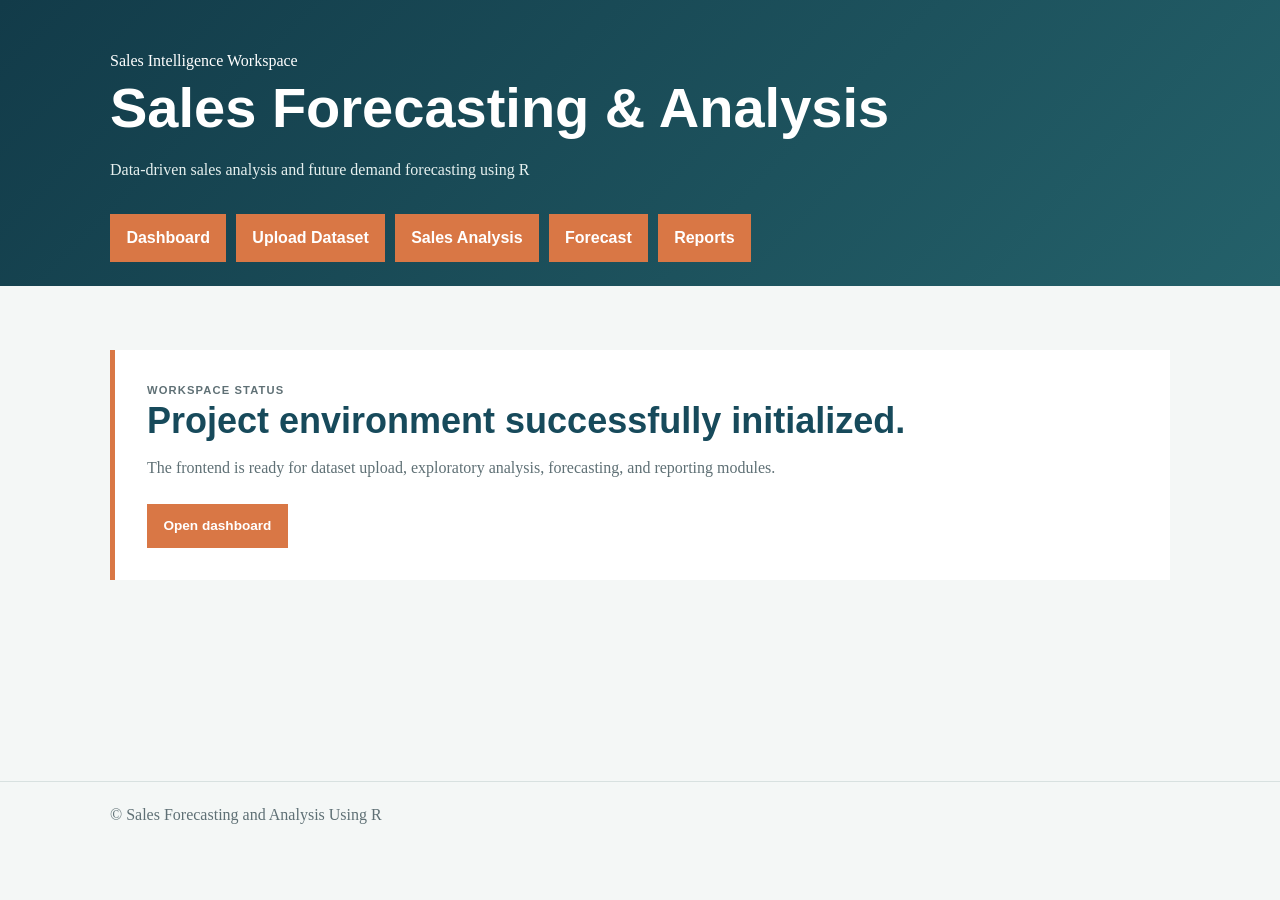
<file: frontend/index.html>
<!DOCTYPE html>
<html lang="en">
<head>
  <meta charset="UTF-8">
  <meta name="viewport" content="width=device-width, initial-scale=1.0">
  <meta name="description" content="Sales forecasting and analysis workspace using R.">
  <title>Sales Forecasting &amp; Analysis | Welcome</title>
  <link rel="stylesheet" href="css/style.css">
</head>
<body>
  <header class="site-header welcome-header">
    <div class="container">
      <p class="eyebrow">Sales Intelligence Workspace</p>
      <h1>Sales Forecasting &amp; Analysis</h1>
      <p class="project-description">Data-driven sales analysis and future demand forecasting using R</p>
      <nav aria-label="Primary navigation">
        <ul class="navigation-list">
          <li><a href="pages/dashboard.html">Dashboard</a></li>
          <li><a href="pages/upload.html">Upload Dataset</a></li>
          <li><a href="pages/analysis.html">Sales Analysis</a></li>
          <li><a href="pages/forecast.html">Forecast</a></li>
          <li><a href="pages/reports.html">Reports</a></li>
        </ul>
      </nav>
    </div>
  </header>

  <main class="main-content container welcome-content">
    <section class="welcome-panel" aria-labelledby="status-heading">
      <p class="section-kicker">Workspace status</p>
      <h2 id="status-heading">Project environment successfully initialized.</h2>
      <p>The frontend is ready for dataset upload, exploratory analysis, forecasting, and reporting modules.</p>
      <a class="button" href="pages/dashboard.html">Open dashboard</a>
    </section>
  </main>

  <footer class="site-footer">
    <div class="container">
      <p>&copy; Sales Forecasting and Analysis Using R</p>
    </div>
  </footer>

  <script src="js/app.js"></script>
</body>
</html>
</file>
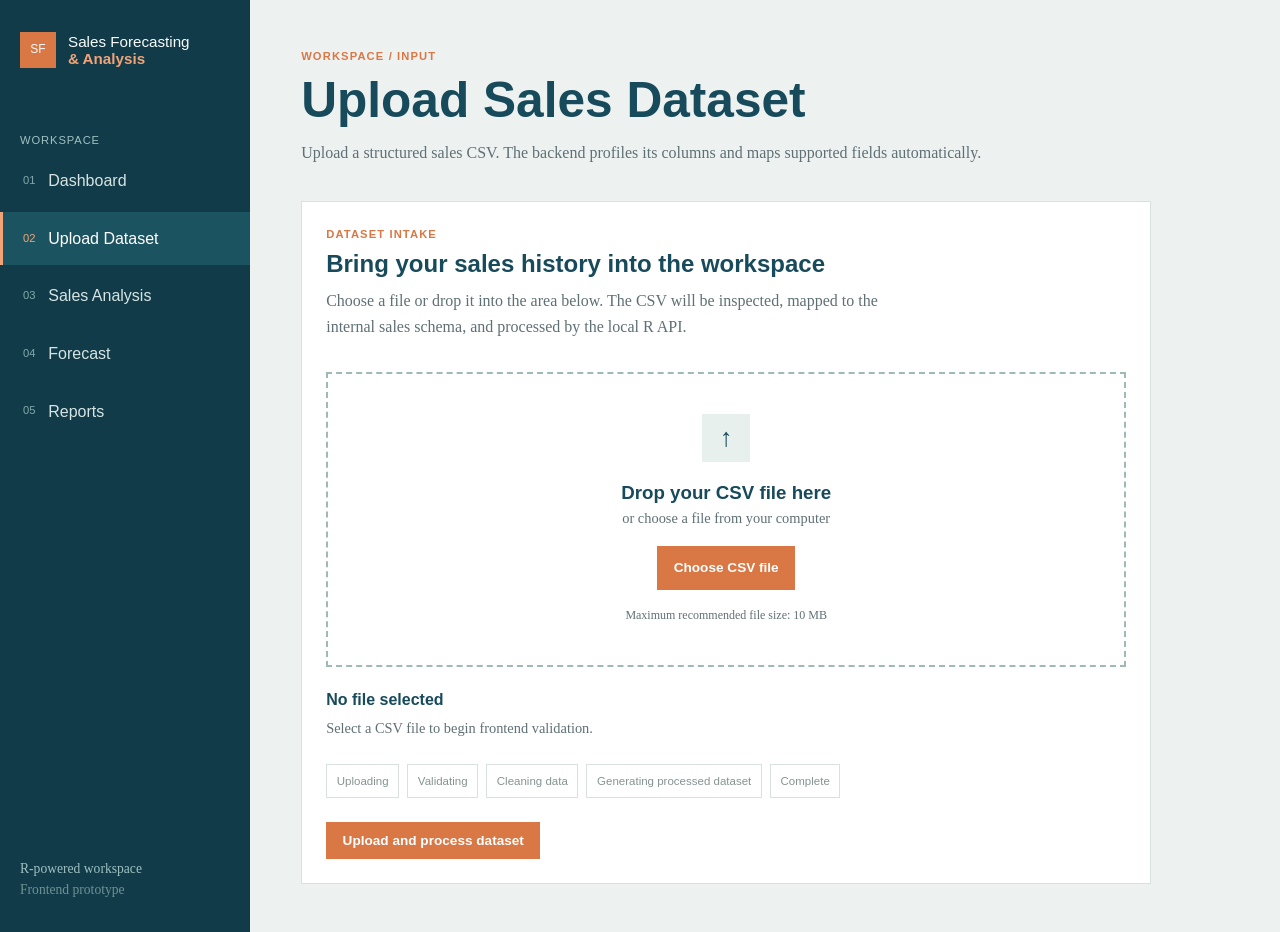
<file: frontend/pages/upload.html>
<!DOCTYPE html>
<html lang="en">
<head>
  <meta charset="UTF-8">
  <meta name="viewport" content="width=device-width, initial-scale=1.0">
  <title>Upload Dataset | Sales Forecasting &amp; Analysis</title>
  <link rel="stylesheet" href="../css/style.css">
  <link rel="stylesheet" href="../css/dashboard.css">
  <link rel="stylesheet" href="../css/responsive.css">
</head>
<body class="app-body">
  <div class="app-shell">
    <aside class="sidebar">
      <a class="brand" href="../index.html"><span class="brand-mark">SF</span><span>Sales Forecasting<br><strong>&amp; Analysis</strong></span></a>
      <nav class="sidebar-nav" aria-label="Application navigation">
        <p class="nav-label">Workspace</p>
        <a class="nav-link" href="dashboard.html"><span>01</span>Dashboard</a>
        <a class="nav-link active" aria-current="page" href="upload.html"><span>02</span>Upload Dataset</a>
        <a class="nav-link" href="analysis.html"><span>03</span>Sales Analysis</a>
        <a class="nav-link" href="forecast.html"><span>04</span>Forecast</a>
        <a class="nav-link" href="reports.html"><span>05</span>Reports</a>
      </nav>
      <p class="sidebar-note">R-powered workspace<br><span>Frontend prototype</span></p>
    </aside>
    <main class="page-content">
      <header class="page-header">
        <div>
          <p class="section-kicker">Workspace / Input</p>
          <h1>Upload Sales Dataset</h1>
          <p>Upload a structured sales CSV. The backend profiles its columns and maps supported fields automatically.</p>
        </div>
      </header>
      <section class="upload-panel" aria-labelledby="upload-title">
        <div class="upload-intro">
          <p class="section-kicker">Dataset intake</p>
          <h2 id="upload-title">Bring your sales history into the workspace</h2>
          <p>Choose a file or drop it into the area below. The CSV will be inspected, mapped to the internal sales schema, and processed by the local R API.</p>
        </div>
        <div class="drop-zone" id="drop-zone" tabindex="0" role="button" aria-label="Choose a CSV file by clicking or dragging it here">
          <span class="upload-icon" aria-hidden="true">↑</span>
          <h3>Drop your CSV file here</h3>
          <p>or choose a file from your computer</p>
          <label class="button" for="dataset-file">Choose CSV file</label>
          <input id="dataset-file" type="file" accept=".csv,text/csv">
          <p class="file-limit">Maximum recommended file size: 10 MB</p>
        </div>
        <div class="upload-feedback" aria-live="polite">
          <strong id="selected-file">No file selected</strong>
          <span id="upload-status">Select a CSV file to begin frontend validation.</span>
        </div>
        <ol class="processing-steps" id="processing-steps" aria-label="Dataset processing progress">
          <li data-step="uploading">Uploading</li><li data-step="validating">Validating</li>
          <li data-step="cleaning">Cleaning data</li><li data-step="generating">Generating processed dataset</li>
          <li data-step="complete">Complete</li>
        </ol>
        <button class="button button-primary" id="upload-button" type="button">Upload and process dataset</button>
        <section class="upload-result" id="upload-result" aria-labelledby="result-title" hidden>
          <div class="result-heading">
            <div><p class="section-kicker">Processing response</p><h2 id="result-title">Dataset Processing Summary</h2></div>
            <strong class="success-label">✓ Dataset successfully processed</strong>
          </div>
          <div class="result-grid upload-result-grid">
            <article><span>Original Records</span><strong id="result-original-rows">--</strong></article>
            <article><span>Clean Records</span><strong id="result-final-rows">--</strong></article>
            <article><span>Exact Duplicate Rows</span><strong id="result-duplicates">--</strong></article>
            <article><span>Empty Rows Removed</span><strong id="result-empty-rows">--</strong></article>
            <article><span>Missing Values</span><strong id="result-missing">-- → --</strong></article>
            <article><span>Invalid Values</span><strong id="result-invalid">--</strong></article>
            <article><span>Sales Values Calculated</span><strong id="result-calculated">--</strong></article>
            <article><span>Processed Dataset</span><strong id="result-file">--</strong></article>
          </div>
          <section class="dataset-profile" aria-labelledby="profile-title">
            <h3 id="profile-title">Dataset understanding</h3>
            <dl class="dataset-profile-summary">
              <div><dt>Dataset type</dt><dd id="profile-type">--</dd></div>
              <div><dt>Profiled rows and columns</dt><dd id="profile-shape">--</dd></div>
              <div><dt>Date range</dt><dd id="profile-date-range">--</dd></div>
              <div><dt>Forecasting</dt><dd id="profile-forecasting">--</dd></div>
              <div><dt>Sales analysis</dt><dd id="profile-sales-analysis">--</dd></div>
              <div><dt>Duplicate transaction IDs</dt><dd id="profile-duplicate-ids">--</dd></div>
            </dl>
            <h4>Detected fields and confidence</h4>
            <ul class="detected-fields" id="detected-fields"></ul>
            <div class="dataset-profile-lists">
              <div><h4>Available dimensions</h4><ul id="profile-dimensions"></ul></div>
              <div><h4>Missing optional fields</h4><ul id="profile-missing-fields"></ul></div>
              <div><h4>Derived fields</h4><ul id="profile-derived-fields"></ul></div>
            </div>
            <h4>Column profile</h4>
            <ul class="profile-column-details" id="profile-column-details"></ul>
            <p class="processing-warning" id="processing-warning" aria-live="polite"></p>
          </section>
        </section>
      </section>
    </main>
  </div>
  <script src="../js/app.js"></script>
  <script src="../js/upload.js"></script>
</body>
</html>
</file>
<file: frontend/css/style.css>
/* Basic page reset */
* {
  box-sizing: border-box;
  margin: 0;
  padding: 0;
}

:root {
  --color-primary: #174a5b;
  --color-accent: #d97745;
  --color-background: #f4f7f6;
  --color-surface: #ffffff;
  --color-text: #203238;
  --color-muted: #5f7075;
  --color-border: #d8e1e0;
  --font-body: Georgia, "Times New Roman", serif;
  --font-heading: "Trebuchet MS", Arial, sans-serif;
}

body {
  background: var(--color-background);
  color: var(--color-text);
  font-family: var(--font-body);
  line-height: 1.6;
}

.container {
  margin: 0 auto;
  max-width: 1100px;
  padding: 0 1.25rem;
}

.site-header {
  background: var(--color-primary);
  color: var(--color-surface);
  padding: 3rem 0 1.5rem;
}

h1,
h2 {
  font-family: var(--font-heading);
  line-height: 1.2;
}

h1 {
  font-size: clamp(2rem, 5vw, 3.5rem);
  max-width: 800px;
}

.project-description {
  color: #e6f0ef;
  margin: 1rem 0 2rem;
  max-width: 680px;
}

.navigation-list {
  display: flex;
  flex-wrap: wrap;
  gap: 0.6rem;
  list-style: none;
}

.navigation-list a,
.button {
  background: var(--color-accent);
  border: 2px solid var(--color-accent);
  color: var(--color-surface);
  display: inline-block;
  font-family: var(--font-heading);
  font-weight: bold;
  padding: 0.55rem 0.9rem;
  text-decoration: none;
  transition: background-color 0.2s ease, color 0.2s ease;
}

.navigation-list a:hover,
.navigation-list a:focus,
.button:hover,
.button:focus {
  background: var(--color-surface);
  color: var(--color-primary);
}

.main-content {
  min-height: 55vh;
  padding-bottom: 4rem;
  padding-top: 4rem;
}

.main-content section {
  background: var(--color-surface);
  border-left: 5px solid var(--color-accent);
  padding: 2rem;
}

.main-content h2 {
  color: var(--color-primary);
  font-size: clamp(1.5rem, 3vw, 2.25rem);
  margin-bottom: 0.75rem;
}

.main-content p {
  color: var(--color-muted);
}

.site-footer {
  border-top: 1px solid var(--color-border);
  color: var(--color-muted);
  padding: 1.25rem 0;
}

@media (max-width: 600px) {
  .site-header {
    padding-top: 2rem;
  }

  .navigation-list {
    display: grid;
    grid-template-columns: repeat(2, minmax(0, 1fr));
  }

  .navigation-list a {
    text-align: center;
  }

  .main-content {
    padding-top: 2.5rem;
  }
}

/* Shared application shell */
body.app-body {
  background: #edf2f1;
  font-family: var(--font-body);
}

.app-shell {
  display: flex;
  min-height: 100vh;
}

.sidebar {
  background: #123b49;
  color: #f7fbfa;
  display: flex;
  flex: 0 0 250px;
  flex-direction: column;
  padding: 2rem 1.25rem;
}

.brand {
  align-items: center;
  color: inherit;
  display: flex;
  font-family: var(--font-heading);
  font-size: 0.95rem;
  gap: 0.75rem;
  line-height: 1.15;
  text-decoration: none;
}

.brand strong { color: #f2a477; }
.brand-mark { align-items: center; background: var(--color-accent); display: flex; font-size: 0.75rem; height: 2.25rem; justify-content: center; width: 2.25rem; }
.sidebar-nav { margin-top: 4rem; }
.nav-label { color: #9fc1c1; font-family: var(--font-heading); font-size: 0.7rem; letter-spacing: 0.08em; text-transform: uppercase; }
.nav-link { align-items: center; border-left: 3px solid transparent; color: #d6e5e3; display: flex; font-family: var(--font-heading); gap: 0.8rem; margin: 0.3rem -1.25rem; padding: 0.85rem 1.25rem; text-decoration: none; }
.nav-link span { color: #82a9aa; font-size: 0.7rem; }
.nav-link:hover, .nav-link:focus, .nav-link.active { background: #1c5360; border-left-color: #f2a477; color: #fff; }
.nav-link.active span { color: #f2a477; }
.sidebar-note { color: #9fc1c1; font-size: 0.85rem; line-height: 1.5; margin-top: auto; }
.sidebar-note span { color: #6e9294; }
.page-content { flex: 1; min-width: 0; padding: 3rem clamp(1.25rem, 4vw, 4rem); }
.page-header { align-items: flex-end; display: flex; gap: 2rem; justify-content: space-between; margin-bottom: 2.25rem; }
.page-header h1 { color: var(--color-primary); font-size: clamp(2rem, 4vw, 3.1rem); margin: 0.3rem 0 0.6rem; }
.page-header p:not(.section-kicker) { color: var(--color-muted); }
.section-kicker { color: var(--color-accent); font-family: var(--font-heading); font-size: 0.7rem; font-weight: bold; letter-spacing: 0.1em; text-transform: uppercase; }
.dataset-status { align-items: center; border: 1px solid var(--color-border); color: var(--color-muted); display: flex; flex-shrink: 0; font-family: var(--font-heading); font-size: 0.78rem; gap: 0.5rem; padding: 0.65rem 0.8rem; }
.status-dot { background: #a9b8b6; border-radius: 50%; display: inline-block; height: 0.5rem; width: 0.5rem; }
.button { cursor: pointer; font-size: 0.85rem; }
.button-primary { margin-top: 1.5rem; }
.button-secondary { background: transparent; border-color: var(--color-border); color: var(--color-primary); }
.button-secondary:hover, .button-secondary:focus { background: var(--color-primary); color: #fff; }
.welcome-header { background: linear-gradient(135deg, #123b49 0%, #24616a 100%); }
.welcome-content { max-width: 1100px; }
.welcome-panel .button { margin-top: 1.5rem; }
</file>
<file: frontend/css/dashboard.css>
.kpi-grid, .stats-grid, .result-grid { display: grid; gap: 1rem; grid-template-columns: repeat(4, minmax(0, 1fr)); }
.kpi-card, .stat-card, .result-grid article, .config-panel, .results-section, .stats-section, .upload-panel, .report-row { background: var(--color-surface); border: 1px solid var(--color-border); }
.kpi-card { border-top: 3px solid var(--color-accent); padding: 1.25rem; }
.kpi-card p, .stat-card span, .result-grid span { color: var(--color-muted); font-family: var(--font-heading); font-size: 0.78rem; }
.kpi-card strong { color: var(--color-primary); display: block; font-family: var(--font-heading); font-size: 1.9rem; margin: 0.35rem 0; }
.kpi-card small { color: #839290; font-size: 0.72rem; }
.chart-grid { display: grid; gap: 1rem; grid-template-columns: repeat(2, minmax(0, 1fr)); margin-top: 1rem; }
.chart-card { background: var(--color-surface); border: 1px solid var(--color-border); min-width: 0; padding: 1.25rem; }
.chart-wide { grid-column: 1 / -1; }
.card-heading, .section-title { align-items: flex-start; display: flex; justify-content: space-between; }
.card-heading h2, .section-title h2 { color: var(--color-primary); font-family: var(--font-heading); font-size: 1.15rem; margin-top: 0.3rem; }
.demo-tag, .empty-note { color: var(--color-muted); font-family: var(--font-heading); font-size: 0.72rem; }
.chart-placeholder { align-items: center; border: 1px dashed #b8c9c6; color: var(--color-muted); display: flex; font-family: var(--font-heading); justify-content: center; margin-top: 1rem; min-height: 180px; padding: 1.5rem; text-align: center; }
.chart-wide .chart-placeholder { min-height: 235px; }
.analysis-chart-wrap { min-height: 235px; position: relative; }
.analysis-chart-wrap canvas { display: block; height: 235px !important; max-width: 100%; width: 100% !important; }
.chart-empty { align-items: center; color: var(--color-muted); display: flex; height: 100%; justify-content: center; margin: 0; min-height: 180px; text-align: center; }
.status-ready { background: #28704f; }
.insight-strip { align-items: center; background: var(--color-surface); border: 1px solid var(--color-border); display: flex; justify-content: space-between; margin-top: 1rem; padding: 1.25rem 1.5rem; }
.insight-strip h2 { color: var(--color-primary); font-family: var(--font-heading); font-size: 1.1rem; margin-top: 0.3rem; }
.analysis-error { color: var(--color-accent); font-family: var(--font-heading); font-size: 0.85rem; }
.model-performance-card, .best-model-card, .evaluation-section { background: var(--color-surface); border: 1px solid var(--color-border); }
.model-performance-card { align-items: center; display: flex; gap: 2rem; justify-content: space-between; margin-top: 1rem; padding: 1.25rem 1.5rem; }
.model-performance-card h2, .best-model-card h2 { color: var(--color-primary); font-family: var(--font-heading); font-size: 1.1rem; margin: 0.25rem 0; }
.model-performance-card p { color: var(--color-muted); font-size: 0.85rem; }
.model-performance-card span, .best-model-card span { color: var(--color-muted); font-family: var(--font-heading); font-size: 0.72rem; }
.model-performance-card strong { color: var(--color-primary); display: block; font-family: var(--font-heading); margin-top: 0.25rem; }
.best-model-card { align-items: center; display: grid; gap: 1.5rem; grid-template-columns: 1.2fr 0.7fr 1.8fr; margin-bottom: 1rem; padding: 1.5rem; }
.best-model-card > div > strong { color: var(--color-accent); display: block; font-family: var(--font-heading); font-size: 1.35rem; margin-top: 0.35rem; }
.best-model-card p { color: var(--color-muted); font-size: 0.85rem; }
.evaluation-section { padding: 1.5rem; }
.evaluation-table-wrap { margin-top: 1.25rem; overflow-x: auto; }
.evaluation-table-wrap table { border-collapse: collapse; min-width: 620px; width: 100%; }
.evaluation-table-wrap th, .evaluation-table-wrap td { border-bottom: 1px solid var(--color-border); padding: 0.75rem; text-align: left; }
.evaluation-table-wrap th { background: #edf5f2; color: var(--color-primary); font-family: var(--font-heading); font-size: 0.78rem; }
.evaluation-table-wrap td { color: var(--color-muted); font-size: 0.85rem; }
.evaluation-chart-grid { margin-top: 1rem; }
.dataset-overview-bar, .forecast-dashboard-card, .insights-dashboard-card { background: var(--color-surface); border: 1px solid var(--color-border); }
.dataset-overview-bar { display: grid; gap: 1rem; grid-template-columns: repeat(3, 1fr); margin-bottom: 1rem; padding: 1rem 1.25rem; }
.dataset-overview-bar span, .forecast-dashboard-card span { color: var(--color-muted); display: block; font-family: var(--font-heading); font-size: 0.72rem; }
.dataset-overview-bar strong { color: var(--color-primary); display: block; font-family: var(--font-heading); font-size: 0.88rem; margin-top: 0.3rem; overflow-wrap: anywhere; }
.final-kpi-grid { grid-template-columns: repeat(6, minmax(0, 1fr)); }
.final-kpi-grid .kpi-card strong { font-size: 1.45rem; }
.forecast-dashboard-card { align-items: center; display: flex; gap: 2rem; justify-content: space-between; margin-top: 1rem; padding: 1.25rem 1.5rem; }
.forecast-dashboard-card h2, .insights-dashboard-card h2 { color: var(--color-primary); font-family: var(--font-heading); font-size: 1.1rem; margin: 0.25rem 0; }
.forecast-dashboard-card p { color: var(--color-muted); font-size: 0.85rem; }
.forecast-dashboard-card strong { color: var(--color-primary); display: block; font-family: var(--font-heading); margin-top: 0.3rem; }
.insights-dashboard-card { margin-top: 1rem; padding: 1.5rem; }
.insight-list { color: var(--color-muted); display: grid; gap: 0.7rem; line-height: 1.5; list-style: none; margin-top: 1rem; padding: 0; }
.insight-list li { border-left: 3px solid var(--color-accent); padding-left: 0.8rem; }
.stats-section, .config-panel, .results-section, .upload-panel { padding: 1.5rem; }
.stats-grid { grid-template-columns: repeat(6, minmax(0, 1fr)); margin-top: 1.5rem; }
.stat-card { border-left: 3px solid #9fb9b6; padding: 1rem; }
.stat-card strong { color: var(--color-primary); display: block; font-family: var(--font-heading); font-size: 1.45rem; margin-top: 0.5rem; }
.analysis-chart-grid { margin-top: 1.5rem; }
.form-grid { display: grid; gap: 1rem; grid-template-columns: repeat(2, minmax(0, 1fr)); margin-top: 1.5rem; max-width: 700px; }
.form-grid label { color: var(--color-primary); display: flex; flex-direction: column; font-family: var(--font-heading); font-size: 0.85rem; font-weight: bold; gap: 0.45rem; }
.form-grid select { background: #fbfdfc; border: 1px solid var(--color-border); color: var(--color-text); font: inherit; font-weight: normal; padding: 0.75rem; }
.form-status { color: var(--color-accent); font-family: var(--font-heading); font-size: 0.85rem; margin-top: 0.75rem; }
.model-description { color: var(--color-muted); font-size: 0.9rem; margin-top: 1rem; }
.results-section { margin-top: 1.5rem; }
.result-grid { grid-template-columns: repeat(5, minmax(0, 1fr)); margin: 1.5rem 0; }
.result-grid article { padding: 1rem; }
.result-grid strong { color: var(--color-primary); display: block; font-family: var(--font-heading); font-size: 1.3rem; margin-top: 0.45rem; }
.forecast-chart { margin-top: 1rem; }
.forecast-result-grid { grid-template-columns: repeat(4, minmax(0, 1fr)); margin: 1.5rem 0 0; }
.forecast-table-wrap { margin-top: 1.5rem; overflow-x: auto; }
.forecast-table-wrap h2 { color: var(--color-primary); font-family: var(--font-heading); font-size: 1.05rem; margin-bottom: 0.75rem; }
.forecast-table-wrap table { border-collapse: collapse; min-width: 600px; width: 100%; }
.forecast-table-wrap th, .forecast-table-wrap td { border-bottom: 1px solid var(--color-border); padding: 0.7rem; text-align: left; }
.forecast-table-wrap th { background: #edf5f2; color: var(--color-primary); font-family: var(--font-heading); font-size: 0.78rem; }
.forecast-table-wrap td { color: var(--color-muted); font-size: 0.85rem; }
.upload-panel { max-width: 850px; }
.upload-intro { max-width: 600px; }
.upload-intro h2 { color: var(--color-primary); font-family: var(--font-heading); font-size: 1.5rem; margin: 0.35rem 0 0.6rem; }
.upload-intro p:not(.section-kicker) { color: var(--color-muted); }
.drop-zone { align-items: center; border: 2px dashed #9fb9b6; display: flex; flex-direction: column; margin-top: 2rem; padding: 2.5rem 1rem; text-align: center; }
.drop-zone.is-dragging { background: #eef7f4; border-color: var(--color-accent); }
.upload-icon { align-items: center; background: #e8f0ee; color: var(--color-primary); display: flex; font-family: var(--font-heading); font-size: 1.6rem; height: 3rem; justify-content: center; width: 3rem; }
.drop-zone h3 { color: var(--color-primary); font-family: var(--font-heading); margin-top: 1rem; }
.drop-zone p { color: var(--color-muted); font-size: 0.9rem; }
.drop-zone input { height: 1px; opacity: 0; position: absolute; width: 1px; }
.drop-zone .button { margin-top: 1rem; }
.file-limit { font-size: 0.75rem !important; margin-top: 1rem; }
.upload-feedback { display: flex; flex-direction: column; gap: 0.25rem; margin-top: 1.25rem; }
.upload-feedback strong { color: var(--color-primary); font-family: var(--font-heading); }
.upload-feedback span { color: var(--color-muted); font-size: 0.9rem; }
.processing-steps { display: flex; flex-wrap: wrap; gap: 0.5rem; list-style: none; margin-top: 1.5rem; }
.processing-steps li { border: 1px solid var(--color-border); color: #849491; font-family: var(--font-heading); font-size: 0.72rem; padding: 0.45rem 0.6rem; }
.processing-steps li.is-current { background: #fff4ed; border-color: var(--color-accent); color: var(--color-accent); }
.processing-steps li.is-complete { background: #edf5f2; border-color: #9fb9b6; color: #28704f; }
.upload-panel > .button:disabled { cursor: wait; opacity: 0.65; }
.upload-result { border-top: 1px solid var(--color-border); margin-top: 2rem; padding-top: 1.5rem; }
.result-heading { align-items: center; display: flex; justify-content: space-between; }
.result-heading h2 { color: var(--color-primary); font-family: var(--font-heading); font-size: 1.3rem; margin-top: 0.3rem; }
.success-label { color: #28704f; font-family: var(--font-heading); font-size: 0.8rem; }
.upload-result-grid { grid-template-columns: repeat(4, minmax(0, 1fr)); margin: 1.25rem 0 1.5rem; }
.detected-title { color: var(--color-primary); font-family: var(--font-heading); font-size: 0.95rem; }
.detected-fields { display: flex; flex-wrap: wrap; gap: 0.5rem; list-style: none; margin-top: 0.75rem; }
.detected-fields li { background: #edf5f2; color: var(--color-primary); font-family: var(--font-heading); font-size: 0.8rem; padding: 0.45rem 0.65rem; }
.processing-warning { color: var(--color-accent); font-family: var(--font-heading); font-size: 0.82rem; margin-top: 1rem; }
.dataset-profile { border-top: 1px solid var(--color-border); margin-top: 1.5rem; padding-top: 1.25rem; }
.dataset-profile-summary { display: grid; gap: 0.75rem 1.25rem; grid-template-columns: repeat(auto-fit, minmax(190px, 1fr)); margin: 1rem 0 1.5rem; }
.dataset-profile-summary div { background: #f7f9f8; padding: 0.75rem; }
.dataset-profile-summary dt { color: var(--color-muted); font-size: 0.75rem; }
.dataset-profile-summary dd { font-family: var(--font-heading); font-size: 0.9rem; font-weight: 700; margin: 0.25rem 0 0; overflow-wrap: anywhere; }
.dataset-profile h4 { font-size: 0.9rem; margin: 1rem 0 0.25rem; }
.dataset-profile-lists { display: grid; gap: 1rem; grid-template-columns: repeat(auto-fit, minmax(180px, 1fr)); }
.dataset-profile-lists ul { color: var(--color-muted); font-size: 0.82rem; line-height: 1.6; margin: 0; padding-left: 1.2rem; overflow-wrap: anywhere; }
.profile-column-details { color: var(--color-muted); display: grid; font-size: 0.8rem; gap: 0.3rem 1rem; grid-template-columns: repeat(auto-fit, minmax(240px, 1fr)); line-height: 1.5; margin: 0; padding-left: 1.2rem; }
.upload-result-grid article:last-child strong { overflow-wrap: anywhere; }
.report-list { display: grid; gap: 0.8rem; }
.report-row { align-items: center; display: flex; justify-content: space-between; padding: 1.25rem; }
.report-row > div { align-items: flex-start; display: flex; gap: 1rem; }
.report-index { color: var(--color-accent); font-family: var(--font-heading); font-size: 0.8rem; font-weight: bold; }
.report-row h2 { color: var(--color-primary); font-family: var(--font-heading); font-size: 1.05rem; }
.report-row p { color: var(--color-muted); font-size: 0.9rem; margin-top: 0.25rem; }
.report-actions { align-items: center; display: flex; gap: 1rem; margin-top: 1.5rem; }
.report-actions p { color: var(--color-accent); font-family: var(--font-heading); font-size: 0.85rem; }
</file>
<file: frontend/css/responsive.css>
@media (max-width: 900px) {
  .sidebar { flex-basis: 210px; }
  .page-content { padding: 2rem 1.25rem; }
  .kpi-grid { grid-template-columns: repeat(2, minmax(0, 1fr)); }
  .stats-grid { grid-template-columns: repeat(3, minmax(0, 1fr)); }
  .result-grid { grid-template-columns: repeat(3, minmax(0, 1fr)); }
}

@media (max-width: 650px) {
  .app-shell { display: block; }
  .sidebar { padding: 1rem; }
  .sidebar-nav { margin-top: 1.5rem; }
  .sidebar-note { display: none; }
  .nav-link { display: inline-flex; margin: 0.35rem 0.15rem 0 0; padding: 0.55rem 0.65rem; }
  .nav-link span { display: none; }
  .page-content { padding: 1.5rem 1rem 2.5rem; }
  .page-header { align-items: flex-start; flex-direction: column; gap: 1rem; }
  .page-header h1 { font-size: 2.15rem; }
  .kpi-grid, .chart-grid, .form-grid, .stats-grid, .result-grid, .upload-result-grid { grid-template-columns: 1fr; }
  .chart-wide { grid-column: auto; }
  .section-title { flex-direction: column; gap: 0.5rem; }
  .report-row { align-items: flex-start; flex-direction: column; gap: 1rem; }
  .report-row .button { width: 100%; }
  .result-heading { align-items: flex-start; flex-direction: column; gap: 0.75rem; }
  .forecast-result-grid { grid-template-columns: 1fr; }
  .insight-strip { align-items: flex-start; flex-direction: column; gap: 0.75rem; }
  .model-performance-card, .best-model-card { align-items: flex-start; display: flex; flex-direction: column; gap: 1rem; }
  .model-performance-card .button { width: 100%; text-align: center; }
  .dataset-overview-bar, .final-kpi-grid { grid-template-columns: 1fr; }
  .forecast-dashboard-card { align-items: flex-start; flex-direction: column; gap: 1rem; }
  .forecast-dashboard-card .button { width: 100%; text-align: center; }
  .processing-steps { display: grid; grid-template-columns: repeat(2, minmax(0, 1fr)); }
  .processing-steps li { text-align: center; }
}
</file>
